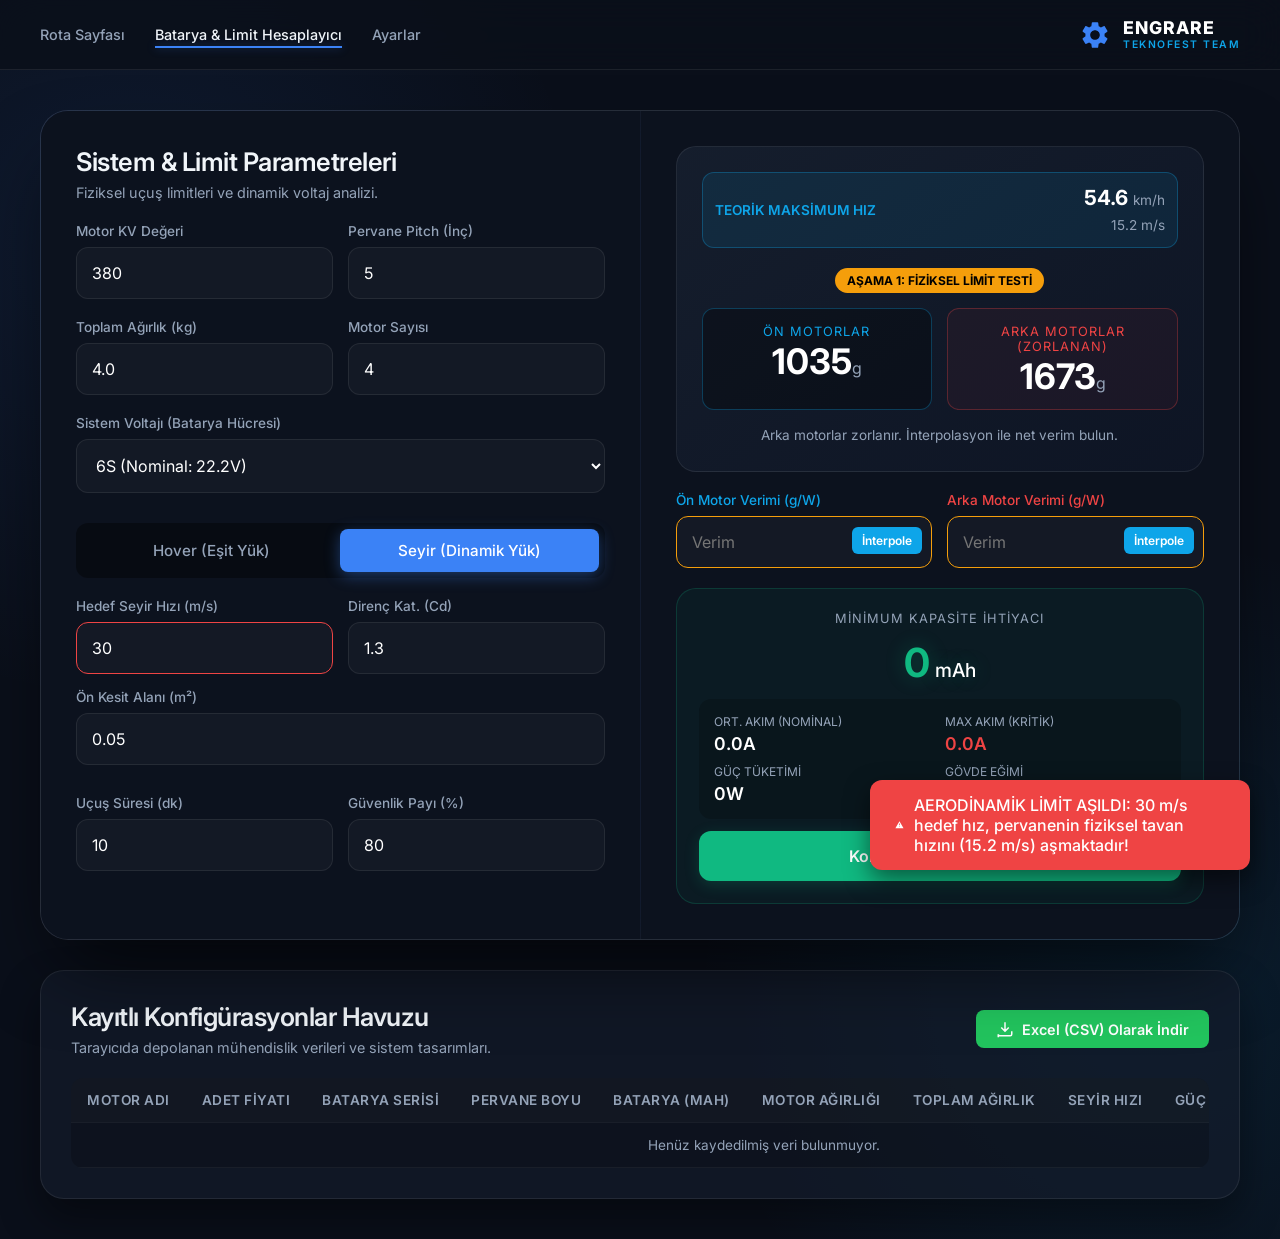
<file: batcalc/index.html>
<!DOCTYPE html>
<html lang="tr">
<head>
    <meta http-equiv="Content-Type" content="text/html; charset=UTF-8">
    <meta name="viewport" content="width=device-width, initial-scale=1.0">
    <title>ENGRARE - İHA Batarya & Limit Analizörü</title>
    <link href="https://fonts.googleapis.com/css2?family=Inter:wght@400;500;600;700;800&display=swap" rel="stylesheet">
    <style>
        :root {
            --bg-dark: #0a0f1a;
            --glass-bg: rgba(20, 28, 43, 0.65);
            --glass-border: rgba(255, 255, 255, 0.08);
            --primary: #3b82f6;
            --primary-glow: rgba(59, 130, 246, 0.4);
            --accent: #0ea5e9;
            --text-main: #f1f5f9;
            --text-muted: #94a3b8;
            --success: #10b981;
            --warning: #f59e0b;
            --danger: #ef4444;
        }

        * { margin: 0; padding: 0; box-sizing: border-box; font-family: 'Inter', sans-serif; }

        body {
            background-color: var(--bg-dark);
            background-image: 
                radial-gradient(circle at 10% 20%, rgba(59, 130, 246, 0.1), transparent 30%),
                radial-gradient(circle at 90% 80%, rgba(14, 165, 233, 0.1), transparent 30%);
            min-height: 100vh;
            display: flex;
            flex-direction: column;
            color: var(--text-main);
        }

        /* --- NAVBAR --- */
        .navbar {
            width: 100%; height: 70px; background: rgba(10, 15, 26, 0.8); backdrop-filter: blur(20px);
            -webkit-backdrop-filter: blur(20px); border-bottom: 1px solid var(--glass-border);
            display: flex; justify-content: space-between; align-items: center; padding: 0 40px; position: sticky; top: 0; z-index: 1000;
        }
        .nav-links { display: flex; gap: 30px; align-items: center; }
        .nav-links a { color: var(--text-muted); text-decoration: none; font-size: 0.9rem; font-weight: 500; transition: color 0.3s; position: relative; padding: 5px 0; }
        .nav-links a:hover, .nav-links a.active { color: var(--text-main); }
        .nav-links a::after { content: ''; position: absolute; bottom: 0; left: 0; width: 0%; height: 2px; background: var(--primary); transition: width 0.3s; box-shadow: 0 0 10px var(--primary-glow); }
        .nav-links a:hover::after, .nav-links a.active::after { width: 100%; }
        .nav-brand { display: flex; align-items: center; gap: 12px; color: white; text-decoration: none; }
        .nav-brand svg { width: 32px; height: 32px; fill: var(--primary); animation: spin 20s linear infinite; }
        @keyframes spin { 100% { transform: rotate(360deg); } }
        .team-name-group { display: flex; flex-direction: column; justify-content: center; }
        .team-name-main { font-size: 1.1rem; font-weight: 800; letter-spacing: 1px; line-height: 1.1; }
        .team-name-sub { font-size: 0.65rem; color: var(--accent); text-transform: uppercase; letter-spacing: 1.5px; font-weight: 600; }

        /* --- MAIN CONTENT --- */
        .main-content { flex: 1; display: flex; flex-direction: column; align-items: center; padding: 40px 20px; gap: 30px; }
        .container {
            background: var(--glass-bg); backdrop-filter: blur(25px) saturate(180%); -webkit-backdrop-filter: blur(25px) saturate(180%);
            border: 1px solid var(--glass-border); border-radius: 28px; width: 100%; max-width: 1200px;
            box-shadow: 0 40px 80px -20px rgba(0, 0, 0, 0.7); overflow: hidden; display: grid; grid-template-columns: 1fr 1fr; gap: 1px; background-color: rgba(255,255,255,0.05);
        }
        .panel { background: #0c121e; padding: 35px; display: flex; flex-direction: column; gap: 20px; }
        .full-width { grid-column: span 2; }

        .header h2 { font-size: 1.6rem; font-weight: 600; letter-spacing: -0.5px; margin-bottom: 6px; }
        .header p { color: var(--text-muted); font-size: 0.9rem; line-height: 1.4; }

        .tabs { display: flex; background: rgba(0,0,0,0.4); border-radius: 12px; padding: 6px; }
        .tab-btn { flex: 1; padding: 12px; background: transparent; color: var(--text-muted); border: none; border-radius: 8px; font-weight: 500; cursor: pointer; transition: all 0.3s; font-size: 0.95rem; }
        .tab-btn.active { background: var(--primary); color: white; box-shadow: 0 4px 15px var(--primary-glow); }

        .input-row { display: grid; grid-template-columns: 1fr 1fr; gap: 15px; }
        .input-group { display: flex; flex-direction: column; gap: 8px; position: relative; }
        .input-group.full { grid-column: span 2; }
        
        label { font-size: 0.85rem; color: var(--text-muted); font-weight: 500;}
        input, select { width: 100%; padding: 15px; background: rgba(255,255,255,0.03); border: 1px solid rgba(255,255,255,0.08); border-radius: 12px; color: white; font-size: 1rem; outline: none; transition: all 0.2s; }
        input:focus, select:focus { border-color: var(--primary); background: rgba(59, 130, 246, 0.05); }

        .btn-interp { position: absolute; right: 10px; top: 35px; background: var(--accent); border: none; color: white; padding: 6px 10px; border-radius: 6px; font-size: 0.75rem; cursor: pointer; font-weight: 600; transition: 0.2s; }
        .btn-interp:hover { background: var(--primary); }

        .dynamic-section { display: none; opacity: 0; transition: opacity 0.4s; }
        .dynamic-section.active { display: grid; grid-template-columns: 1fr 1fr; gap: 15px; opacity: 1; }

        /* Ssağ Çıktı Kartları */
        .info-card { background: linear-gradient(145deg, rgba(30,41,59,0.5), rgba(15,23,42,0.5)); border: 1px solid rgba(255,255,255,0.08); border-radius: 20px; padding: 25px; text-align: center; display: flex; flex-direction: column; gap: 15px; }
        .speed-limit-box { background: rgba(14, 165, 233, 0.1); border: 1px solid rgba(14, 165, 233, 0.3); border-radius: 12px; padding: 12px; display: flex; justify-content: space-between; align-items: center; }
        .speed-limit-label { font-size: 0.85rem; color: var(--accent); font-weight: 600; text-transform: uppercase;}
        .speed-limit-val { font-size: 1.3rem; color: #fff; font-weight: 700; text-align: right; }
        .speed-limit-val span { font-size: 0.85rem; color: var(--text-muted); font-weight: 400;}

        .step-badge { display: inline-block; background: var(--warning); color: #000; font-size: 0.75rem; font-weight: 700; padding: 5px 12px; border-radius: 20px; text-transform: uppercase; align-self: center;}
        .thrust-grid { display: grid; gap: 15px; }
        .thrust-grid.split { grid-template-columns: 1fr 1fr; }
        .thrust-box { background: rgba(0,0,0,0.3); border-radius: 12px; padding: 15px 10px; border: 1px solid transparent; }
        .thrust-box.front { border-color: rgba(14, 165, 233, 0.3); }
        .thrust-box.rear { border-color: rgba(239, 68, 68, 0.3); background: rgba(239, 68, 68, 0.05); }
        .t-title { font-size: 0.8rem; color: var(--text-muted); margin-bottom: 5px; text-transform: uppercase; letter-spacing: 1px;}
        .t-val { font-size: 2.2rem; font-weight: 700; color: #fff; line-height: 1; }
        .t-unit { font-size: 1rem; color: var(--text-muted); font-weight: 400; }
        .instruction { color: var(--text-muted); font-size: 0.85rem; line-height: 1.5; padding: 0 10px; }

        .eff-inputs { display: grid; gap: 15px; }
        .eff-inputs.split { grid-template-columns: 1fr 1fr; }
        .highlight-input { border-color: var(--warning); padding-right: 85px !important; }

        .final-result { background: rgba(16, 185, 129, 0.05); border: 1px solid rgba(16, 185, 129, 0.2); border-radius: 20px; padding: 22px; text-align: center; display: flex; flex-direction: column; gap: 12px; }
        .final-cap { font-size: 2.5rem; font-weight: 700; color: var(--success); text-shadow: 0 0 20px rgba(16, 185, 129, 0.3); }
        .details-grid { display: grid; grid-template-columns: 1fr 1fr; gap: 10px; background: rgba(0,0,0,0.2); border-radius: 12px; padding: 15px; }
        .detail-item { display: flex; flex-direction: column; gap: 4px; text-align: left; }
        .detail-label { font-size: 0.75rem; color: var(--text-muted); text-transform: uppercase; }
        .detail-value { font-size: 1.1rem; color: #fff; font-weight: 600; }
        .detail-value.danger { color: var(--danger); }

        .btn-action { background: var(--success); color: white; border: none; padding: 15px; border-radius: 12px; font-size: 1rem; font-weight: 600; cursor: pointer; transition: 0.2s; width: 100%; box-shadow: 0 4px 15px rgba(16, 185, 129, 0.2); }
        .btn-action:hover { background: #059669; }

        /* --- MODAL DIALOGS --- */
        .modal-overlay { position: fixed; top: 0; left: 0; width: 100%; height: 100%; background: rgba(5, 8, 16, 0.85); backdrop-filter: blur(10px); display: none; justify-content: center; align-items: center; z-index: 2000; padding: 20px; }
        .modal-content { background: #0c121e; border: 1px solid var(--glass-border); border-radius: 24px; padding: 30px; max-width: 500px; width: 100%; display: flex; flex-direction: column; gap: 20px; box-shadow: 0 20px 50px rgba(0,0,0,0.5); }
        .modal-header h3 { font-size: 1.3rem; font-weight: 600; color: white; }
        .modal-footer { display: flex; gap: 15px; margin-top: 10px; }
        .btn-secondary { background: rgba(255,255,255,0.05); color: white; border: 1px solid rgba(255,255,255,0.1); padding: 12px; border-radius: 10px; cursor: pointer; flex: 1; font-weight: 500; }
        .btn-primary { background: var(--primary); color: white; border: none; padding: 12px; border-radius: 10px; cursor: pointer; flex: 1; font-weight: 600; box-shadow: 0 4px 15px var(--primary-glow); }

        /* --- VERİ TABLOSU / KAYITLAR --- */
        .table-container { background: var(--glass-bg); border: 1px solid var(--glass-border); border-radius: 24px; width: 100%; max-width: 1200px; padding: 30px; display: flex; flex-direction: column; gap: 20px; box-shadow: 0 20px 40px rgba(0,0,0,0.4); }
        .table-header { display: flex; justify-content: space-between; align-items: center; }
        .btn-excel { background: #22c55e; color: white; border: none; padding: 10px 20px; border-radius: 8px; font-size: 0.9rem; font-weight: 600; cursor: pointer; display: flex; align-items: center; gap: 8px; transition: 0.2s; }
        .btn-excel:hover { background: #16a34a; }
        .scroll-table { overflow-x: auto; width: 100%; border-radius: 12px; background: rgba(0,0,0,0.2); }
        table { width: 100%; border-collapse: collapse; text-align: left; font-size: 0.85rem; }
        th, td { padding: 14px 16px; border-bottom: 1px solid rgba(255,255,255,0.05); white-space: nowrap; }
        th { background: rgba(255,255,255,0.02); color: var(--text-muted); font-weight: 600; text-transform: uppercase; letter-spacing: 0.5px; }
        td a { color: var(--accent); text-decoration: none; font-weight: 600; }
        td a:hover { text-decoration: underline; }
        .btn-delete { background: transparent; border: none; color: var(--danger); cursor: pointer; font-weight: 600; }

        .toast { position: fixed; bottom: 30px; right: -400px; background: var(--danger); color: white; padding: 15px 25px; border-radius: 12px; font-weight: 500; box-shadow: 0 10px 25px rgba(0,0,0,0.5); transition: right 0.5s cubic-bezier(0.68, -0.55, 0.265, 1.55); z-index: 3000; display: flex; align-items: center; gap: 10px; max-width: 380px; }
        .toast.show { right: 30px; }
    </style>
</head>
<body>

    <nav class="navbar">
        <div class="nav-links">
            <a href="https://dronox.engrare.com/">Rota Sayfası</a>
            <a href="#" class="active">Batarya & Limit Hesaplayıcı</a> 
            <a href="#">Ayarlar</a>
        </div>
        <a href="#" class="nav-brand">
            <svg viewBox="0 0 24 24" xmlns="http://www.w3.org/2000/svg"><path d="M19.14 12.94c.04-.3.06-.61.06-.94 0-.32-.02-.64-.06-.94l2.03-1.58c.18-.14.23-.41.12-.61l-1.92-3.32c-.12-.22-.37-.29-.59-.22l-2.39.96c-.5-.38-1.03-.7-1.62-.94l-.36-2.54c-.04-.24-.24-.41-.48-.41h-3.84c-.24 0-.43.17-.47.41l-.36 2.54c-.59.24-1.13.56-1.62.94l-2.39-.96c-.22-.08-.47 0-.59.22l-1.92 3.32c-.12.21-.07.47.12.61l2.03 1.58c-.05.3-.09.63-.09.94s.02.64.06.94l-2.03 1.58c-.18.14-.23.41-.12.61l1.92 3.32c.12.22.37.29.59.22l2.39-.96c.5.38 1.03.7 1.62.94l.36 2.54c.05.24.24.41.48.41h3.84c.24 0 .43-.17.47-.41l.36-2.54c.59-.24 1.13-.56 1.62-.94l2.39.96c.22.08.47 0 .59-.22l1.92-3.32c.12-.22.07-.47-.12-.61l-2.01-1.58zM12 15.6c-1.98 0-3.6-1.62-3.6-3.6s1.62-3.6 3.6-3.6 3.6 1.62 3.6 3.6-1.62 3.6-3.6 3.6z"></path></svg>
            <div class="team-name-group">
                <span class="team-name-main">ENGRARE</span>
                <span class="team-name-sub">Teknofest Team</span>
            </div>
        </a>
    </nav>

    <div class="main-content">
        <div class="container">
            <div class="panel">
                <div class="header">
                    <h2>Sistem & Limit Parametreleri</h2>
                    <p>Fiziksel uçuş limitleri ve dinamik voltaj analizi.</p>
                </div>

                <div class="input-row">
                    <div class="input-group">
                        <label>Motor KV Değeri</label>
                        <input type="number" id="motor-kv" value="380" step="10" oninput="calculatePhysics()">
                    </div>
                    <div class="input-group">
                        <label>Pervane Pitch (İnç)</label>
                        <input type="number" id="prop-pitch" value="5" step="0.5" oninput="calculatePhysics()">
                    </div>
                </div>

                <div class="input-row">
                    <div class="input-group">
                        <label>Toplam Ağırlık (kg)</label>
                        <input type="number" id="weight" value="4.0" step="0.1" oninput="calculatePhysics()">
                    </div>
                    <div class="input-group">
                        <label>Motor Sayısı</label>
                        <input type="number" id="motors" value="4" step="2" min="4" oninput="calculatePhysics()">
                    </div>
                </div>

                <div class="input-group">
                    <label>Sistem Voltajı (Batarya Hücresi)</label>
                    <select id="cells" onchange="calculatePhysics()">
                        <option value="1" style="background:black;">1S (Nominal: 3.7V)</option>
                        <option value="2" style="background:black;">2S (Nominal: 7.4V)</option>
                        <option value="3" style="background:black;">3S (Nominal: 11.1V)</option>
                        <option value="4" style="background:black;">4S (Nominal: 14.8V)</option>
                        <option value="5" style="background:black;">5S (Nominal: 18.5V)</option>
                        <option value="6" style="background:black;" selected="">6S (Nominal: 22.2V)</option>
                    </select>
                </div>

                <div class="tabs" style="margin-top: 10px;">
                    <button class="tab-btn" onclick="switchMode('hover')" id="btn-hover">Hover (Eşit Yük)</button>
                    <button class="tab-btn active" onclick="switchMode('cruise')" id="btn-cruise">Seyir (Dinamik Yük)</button>
                </div>

                <div class="dynamic-section active" id="cruise-inputs" style="display: grid;">
                    <div class="input-group">
                        <label>Hedef Seyir Hızı (m/s)</label>
                        <input type="number" id="speed" value="30" step="1" oninput="calculatePhysics()">
                    </div>
                    <div class="input-group">
                        <label>Direnç Kat. (Cd)</label>
                        <input type="number" id="drag" value="1.3" step="0.1" oninput="calculatePhysics()">
                    </div>
                    <div class="input-group full">
                        <label>Ön Kesit Alanı (m²)</label>
                        <input type="number" id="area" value="0.05" step="0.01" oninput="calculatePhysics()">
                    </div>
                </div>

                <div class="input-row" style="margin-top: 10px;">
                    <div class="input-group">
                        <label>Uçuş Süresi (dk)</label>
                        <input type="number" id="time" value="10" step="1" oninput="calculateFinal()">
                    </div>
                    <div class="input-group">
                        <label>Güvenlik Payı (%)</label>
                        <input type="number" id="safety" value="80" step="1" oninput="calculateFinal()">
                    </div>
                </div>
            </div>

            <div class="panel">
                <div class="info-card">
                    <div class="speed-limit-box">
                        <span class="speed-limit-label">Teorik Maksimum Hız</span>
                        <div class="speed-limit-val" id="display-max-speed">0.0 <span>km/h</span><br><span style="font-size:0.85rem; color:var(--text-muted)">0.0 m/s</span></div>
                    </div>

                    <span class="step-badge" style="margin-top: 5px;">Aşama 1: Fiziksel Limit Testi</span>
                    
                    <div class="thrust-grid" id="thrust-hover-view" style="display: none;">
                        <div class="thrust-box">
                            <div class="t-title">Tüm Motorlar Eşit İtki</div>
                            <div class="t-val" id="val-hover">1000<span class="t-unit">g</span></div>
                        </div>
                    </div>

                    <div class="thrust-grid split" id="thrust-cruise-view" style="display: grid;">
                        <div class="thrust-box front">
                            <div class="t-title" style="color: var(--accent);">Ön Motorlar</div>
                            <div class="t-val" id="val-front">1035<span class="t-unit">g</span></div>
                        </div>
                        <div class="thrust-box rear">
                            <div class="t-title" style="color: var(--danger);">Arka Motorlar (Zorlanan)</div>
                            <div class="t-val" id="val-rear">1673<span class="t-unit">g</span></div>
                        </div>
                    </div>
                    <p class="instruction" id="inst-text">Arka motorlar zorlanır. İnterpolasyon ile net verim bulun.</p>
                </div>

                <div class="eff-inputs split" id="eff-container">
                    <div class="input-group" id="input-hover-wrapper" style="display: none;">
                        <label style="color: var(--warning);">Hover Verimi (g/W)</label>
                        <input type="number" id="eff-hover" class="highlight-input" placeholder="Verim" step="0.01" oninput="calculateFinal()">
                        <button class="btn-interp" onclick="openInterpolate('hover')">İnterpole</button>
                    </div>
                    <div class="input-group" id="input-front-wrapper" style="display: flex;">
                        <label style="color: var(--accent);">Ön Motor Verimi (g/W)</label>
                        <input type="number" id="eff-front" class="highlight-input" placeholder="Verim" step="0.01" oninput="calculateFinal()">
                        <button class="btn-interp" onclick="openInterpolate('front')">İnterpole</button>
                    </div>
                    <div class="input-group" id="input-rear-wrapper" style="display: flex;">
                        <label style="color: var(--danger);">Arka Motor Verimi (g/W)</label>
                        <input type="number" id="eff-rear" class="highlight-input" placeholder="Verim" step="0.01" oninput="calculateFinal()">
                        <button class="btn-interp" onclick="openInterpolate('rear')">İnterpole</button>
                    </div>
                </div>

                <div class="final-result" id="final-box">
                    <div style="font-size: 0.8rem; color: var(--text-muted); text-transform: uppercase; letter-spacing: 1px;">Minimum Kapasite İhtiyacı</div>
                    <div class="final-cap" id="display-cap">0<span style="font-size: 1.2rem; color: #fff; font-weight: 500;"> mAh</span></div>
                    
                    <div class="details-grid">
                        <div class="detail-item"><span class="detail-label">Ort. Akım (Nominal)</span><span class="detail-value" id="display-current-avg">0.0A</span></div>
                        <div class="detail-item"><span class="detail-label">Max Akım (Kritik)</span><span class="detail-value danger" id="display-current-max">0.0A</span></div>
                        <div class="detail-item"><span class="detail-label">Güç Tüketimi</span><span class="detail-value" id="display-power">0W</span></div>
                        <div class="detail-item" id="pitch-container"><span class="detail-label">Gövde Eğimi</span><span class="detail-value" id="display-pitch">0.0°</span></div>
                    </div>
                    <button class="btn-action" onclick="openSaveModal()">Konfigürasyonu Kaydet</button>
                </div>
            </div>
        </div>

        <div class="table-container">
            <div class="table-header">
                <div class="header">
                    <h2>Kayıtlı Konfigürasyonlar Havuzu</h2>
                    <p>Tarayıcıda depolanan mühendislik verileri ve sistem tasarımları.</p>
                </div>
                <button class="btn-excel" onclick="exportToCSV()">
                    <svg width="18" height="18" viewBox="0 0 24 24" fill="none" stroke="currentColor" stroke-width="2"><path d="M21 15v4a2 2 0 0 1-2 2H5a2 2 0 0 1-2-2v4M7 10l5 5 5-5M12 15V3"/></svg>
                    Excel (CSV) Olarak İndir
                </button>
            </div>
            <div class="scroll-table">
                <table>
                    <thead>
                        <tr>
                            <th>Motor Adı</th>
                            <th>Adet Fiyatı</th>
                            <th>Batarya Serisi</th>
                            <th>Pervane Boyu</th>
                            <th>Batarya (mAh)</th>
                            <th>Motor Ağırlığı</th>
                            <th>Toplam Ağırlık</th>
                            <th>Seyir Hızı</th>
                            <th>Güç (W)</th>
                            <th>Ort. Akım</th>
                            <th>Aksiyon</th>
                        </tr>
                    </thead>
                    <tbody id="table-body">
                        </tbody>
                </table>
            </div>
        </div>
    </div>

    <div class="modal-overlay" id="interpolate-modal">
        <div class="modal-content">
            <div class="modal-header">
                <h3>Lineer Verim İnterpolasyonu</h3>
                <p style="font-size:0.85rem; color:var(--text-muted); margin-top:5px;">Hedef İtki Parametresi: <span id="interp-target-thrust" style="color:var(--warning); font-weight:700;">-</span></p>
            </div>
            <div class="input-row">
                <div class="input-group"><label>1. İtki Değeri (g)</label><input type="number" id="int-g1" placeholder="Örn: 800"></div>
                <div class="input-group"><label>1. Verim Değeri (g/W)</label><input type="number" id="int-eff1" step="0.01" placeholder="Örn: 10.01"></div>
            </div>
            <div class="input-row">
                <div class="input-group"><label>2. İtki Değeri (g)</label><input type="number" id="int-g2" placeholder="Örn: 1000"></div>
                <div class="input-group"><label>2. Verim Değeri (g/W)</label><input type="number" id="int-eff2" step="0.01" placeholder="Örn: 9.19"></div>
            </div>
            <div class="modal-footer">
                <button class="btn-secondary" onclick="closeModal('interpolate-modal')">İptal</button>
                <button class="btn-primary" onclick="runInterpolation()">Hesapla ve Aktar</button>
            </div>
        </div>
    </div>

    <div class="modal-overlay" id="save-modal">
        <div class="modal-content">
            <div class="modal-header">
                <h3>Konfigürasyonu Arşive Kaydet</h3>
            </div>
            <div class="input-group"><label>Motor Adı</label><input type="text" id="save-motor-name" placeholder="Örn: SunnySky V4006"></div>
            <div class="input-group"><label>Motor Ürün Linki</label><input type="url" id="save-motor-link" placeholder="https://..."></div>
            <div class="input-row">
                <div class="input-group"><label>Motor Adet Fiyatı ($ / ₺)</label><input type="text" id="save-motor-price" placeholder="Örn: 45$"></div>
                <div class="input-group"><label>Pervane Boyu / Tipi</label><input type="text" id="save-prop-size" placeholder="Örn: 15x5"></div>
            </div>
            <div class="input-group"><label>Tek Bir Motorun Ağırlığı (g)</label><input type="number" id="save-motor-weight" placeholder="Örn: 68"></div>
            <div class="modal-footer">
                <button class="btn-secondary" onclick="closeModal('save-modal')">Vazgeç</button>
                <button class="btn-primary" onclick="saveConfiguration()">Veritabanına Yaz</button>
            </div>
        </div>
    </div>

    <div class="toast" id="toast">
        <svg viewBox="0 0 24 24" width="22" height="22" fill="currentColor"><path d="M12 2L1 21h22L12 2zm1 14h-2v-2h2v2zm0-4h-2V8h2v4z"></path></svg>
        <span id="toast-msg">Uyarı</span>
    </div>

    <script>
        let currentMode = 'cruise';
        let thrustHover = 0, thrustFront = 0, thrustRear = 0, pitchAngleDeg = 0;
        let maxSpeedMsLimit = 0, maxSpeedKmh = 0;
        let activeInterpTarget = ''; 
        let globalCalculatedMah = 0, globalPowerW = 0, globalCurrentAvg = 0;

        window.onload = () => {
            calculatePhysics();
            renderTable();
        };

        let toastTimeout;
        function showToast(msg) {
            const t = document.getElementById('toast');
            document.getElementById('toast-msg').innerText = msg;
            t.classList.add('show');
            clearTimeout(toastTimeout);
            toastTimeout = setTimeout(() => t.classList.remove('show'), 5000);
        }

        function switchMode(mode) {
            currentMode = mode;
            document.getElementById('btn-hover').classList.remove('active');
            document.getElementById('btn-cruise').classList.remove('active');
            document.getElementById('btn-' + mode).classList.add('active');

            const isCruise = mode === 'cruise';
            const cruiseInputs = document.getElementById('cruise-inputs');
            
            if(isCruise) {
                cruiseInputs.classList.add('active');
                setTimeout(() => cruiseInputs.style.display = 'grid', 10);
            } else {
                cruiseInputs.classList.remove('active');
                setTimeout(() => cruiseInputs.style.display = 'none', 400);
            }

            document.getElementById('thrust-hover-view').style.display = isCruise ? 'none' : 'grid';
            document.getElementById('thrust-cruise-view').style.display = isCruise ? 'grid' : 'none';
            document.getElementById('pitch-container').style.display = isCruise ? 'flex' : 'none';

            const effContainer = document.getElementById('eff-container');
            if(isCruise) {
                effContainer.classList.add('split');
                document.getElementById('input-hover-wrapper').style.display = 'none';
                document.getElementById('input-front-wrapper').style.display = 'flex';
                document.getElementById('input-rear-wrapper').style.display = 'flex';
            } else {
                effContainer.classList.remove('split');
                document.getElementById('input-hover-wrapper').style.display = 'flex';
                document.getElementById('input-front-wrapper').style.display = 'none';
                document.getElementById('input-rear-wrapper').style.display = 'none';
            }
            calculatePhysics();
        }

        function calculatePhysics() {
            const kv = parseFloat(document.getElementById('motor-kv').value) || 0;
            const pitchInch = parseFloat(document.getElementById('prop-pitch').value) || 0;
            const cells = parseFloat(document.getElementById('cells').value) || 6;
            
            const nominalV = cells * 3.7;
            const loadedRpm = kv * nominalV * 0.85; 
            maxSpeedMsLimit = (loadedRpm * pitchInch * 0.0254) / 60;
            maxSpeedKmh = maxSpeedMsLimit * 3.6;
            
            document.getElementById('display-max-speed').innerHTML = 
                `${maxSpeedKmh.toFixed(1)} <span>km/h</span><br><span style="font-size:0.85rem; color:var(--text-muted)">${maxSpeedMsLimit.toFixed(1)} m/s</span>`;

            const weight = parseFloat(document.getElementById('weight').value);
            const motors = parseFloat(document.getElementById('motors').value);
            if(!weight || !motors || motors < 4) return;

            const g = 9.81;

            if (currentMode === 'hover') {
                thrustHover = (weight * 1000) / motors;
                document.getElementById('val-hover').innerHTML = Math.round(thrustHover) + '<span class="t-unit">g</span>';
                pitchAngleDeg = 0;
            } else {
                const speed = parseFloat(document.getElementById('speed').value) || 0;
                const dragCd = parseFloat(document.getElementById('drag').value) || 0;
                const area = parseFloat(document.getElementById('area').value) || 0;
                
                if(speed > maxSpeedMsLimit && maxSpeedMsLimit > 0) {
                    showToast(`AERODİNAMİK LİMİT AŞILDI: ${speed} m/s hedef hız, pervanenin fiziksel tavan hızını (${maxSpeedMsLimit.toFixed(1)} m/s) aşmaktadır!`);
                    document.getElementById('speed').style.borderColor = 'var(--danger)';
                } else {
                    document.getElementById('speed').style.borderColor = '';
                }

                const dragForce = 0.5 * 1.225 * Math.pow(speed, 2) * dragCd * area; 
                const weightForce = weight * g; 
                const pitchRad = Math.atan(dragForce / weightForce);
                pitchAngleDeg = pitchRad * (180 / Math.PI);
                
                const totalThrustKg = weight / Math.cos(pitchRad);
                const totalThrustGrams = totalThrustKg * 1000;

                const rearRatio = 0.5 + Math.min((pitchAngleDeg / 90) * 0.25, 0.25);
                const frontRatio = 1 - rearRatio;

                const halfMotors = motors / 2;
                thrustRear = (totalThrustGrams * rearRatio) / halfMotors;
                thrustFront = (totalThrustGrams * frontRatio) / halfMotors;

                document.getElementById('val-front').innerHTML = Math.round(thrustFront) + '<span class="t-unit">g</span>';
                document.getElementById('val-rear').innerHTML = Math.round(thrustRear) + '<span class="t-unit">g</span>';
                document.getElementById('display-pitch').innerText = pitchAngleDeg.toFixed(1) + '°';
            }
            calculateFinal();
        }

        function calculateFinal() {
            const finalBox = document.getElementById('final-box');
            let totalPowerW = 0;
            const motors = parseFloat(document.getElementById('motors').value);
            const halfMotors = motors / 2;

            if (currentMode === 'hover') {
                const eff = parseFloat(document.getElementById('eff-hover').value);
                if (!eff || eff <= 0) return;
                totalPowerW = (thrustHover * motors) / eff;
            } else {
                const effFront = parseFloat(document.getElementById('eff-front').value);
                const effRear = parseFloat(document.getElementById('eff-rear').value);
                if (!effFront || !effRear || effFront <= 0 || effRear <= 0) return;
                totalPowerW = ((thrustFront * halfMotors) / effFront) + ((thrustRear * halfMotors) / effRear);
            }

            const time = parseFloat(document.getElementById('time').value);
            const safety = parseFloat(document.getElementById('safety').value) / 100;
            const cells = parseFloat(document.getElementById('cells').value);

            if (!time || time <= 0 || !safety || safety <= 0) return;

            const cellNominal = 3.7;
            const cellEmpty = 3.5; 
            const vNominal = cells * cellNominal;
            const vEmpty = cells * cellEmpty;

            globalCurrentAvg = totalPowerW / vNominal;
            const currentMax = totalPowerW / vEmpty; 
            const capacityAh = (globalCurrentAvg * (time / 60)) / safety;
            globalCalculatedMah = Math.round(capacityAh * 1000);
            globalPowerW = Math.round(totalPowerW);

            document.getElementById('display-cap').innerHTML = globalCalculatedMah.toLocaleString('tr-TR') + '<span style="font-size: 1.2rem; color: #fff; font-weight: 500;"> mAh</span>';
            document.getElementById('display-current-avg').innerText = globalCurrentAvg.toFixed(1) + 'A';
            document.getElementById('display-current-max').innerText = currentMax.toFixed(1) + 'A';
            document.getElementById('display-power').innerText = globalPowerW + 'W';
        }

        function openInterpolate(target) {
            activeInterpTarget = target;
            let targetThrust = 0;
            if(target === 'hover') targetThrust = Math.round(thrustHover);
            if(target === 'front') targetThrust = Math.round(thrustFront);
            if(target === 'rear') targetThrust = Math.round(thrustRear);
            
            document.getElementById('interp-target-thrust').innerText = targetThrust + " g";
            document.getElementById('interpolate-modal').style.display = 'flex';
        }

        function runInterpolation() {
            let targetThrust = 0;
            if(activeInterpTarget === 'hover') targetThrust = thrustHover;
            if(activeInterpTarget === 'front') targetThrust = thrustFront;
            if(activeInterpTarget === 'rear') targetThrust = thrustRear;

            const g1 = parseFloat(document.getElementById('int-g1').value);
            const eff1 = parseFloat(document.getElementById('int-eff1').value);
            const g2 = parseFloat(document.getElementById('int-g2').value);
            const eff2 = parseFloat(document.getElementById('int-eff2').value);

            if(isNaN(g1) || isNaN(eff1) || isNaN(g2) || isNaN(eff2) || (g2 - g1) === 0) {
                alert("Lütfen tüm alanları geçerli değerlerle doldurun.");
                return;
            }

            let calculatedEff = eff1 + ((targetThrust - g1) * (eff2 - eff1)) / (g2 - g1);
            if(calculatedEff < 0) calculatedEff = 0;

            document.getElementById('eff-' + activeInterpTarget).value = calculatedEff.toFixed(2);
            closeModal('interpolate-modal');
            calculateFinal();
        }

        function closeModal(id) {
            document.getElementById(id).style.display = 'none';
        }

        function openSaveModal() {
            if(!globalCalculatedMah) {
                alert("Önce tüm analizlerin tamamlanıp mAh değerinin hesaplanması gerekir.");
                return;
            }
            document.getElementById('save-modal').style.display = 'flex';
        }

        function saveConfiguration() {
            const name = document.getElementById('save-motor-name').value || 'Bilinmeyen Motor';
            const link = document.getElementById('save-motor-link').value || '#';
            const price = document.getElementById('save-motor-price').value || '-';
            const propSize = document.getElementById('save-prop-size').value || '-';
            const motorWeight = document.getElementById('save-motor-weight').value || '-';
            
            const cells = document.getElementById('cells').value + 'S';
            const totalWeight = document.getElementById('weight').value + ' kg';
            const speed = currentMode === 'cruise' ? document.getElementById('speed').value + ' m/s' : '0 (Hover)';

            const record = {
                id: Date.now(), name, link, price, cells, propSize, mah: globalCalculatedMah,
                motorWeight, totalWeight, speed, power: globalPowerW, currentAvg: globalCurrentAvg.toFixed(1) + 'A'
            };

            let currentRecords = JSON.parse(localStorage.getItem('engrare_configs') || '[]');
            currentRecords.push(record);
            localStorage.setItem('engrare_configs', JSON.stringify(currentRecords));

            closeModal('save-modal');
            renderTable();
        }

        function renderTable() {
            const records = JSON.parse(localStorage.getItem('engrare_configs') || '[]');
            const tbody = document.getElementById('table-body');
            tbody.innerHTML = '';

            if(records.length === 0) {
                tbody.innerHTML = `<tr><td colspan="11" style="text-align:center; color:var(--text-muted);">Henüz kaydedilmiş veri bulunmuyor.</td></tr>`;
                return;
            }

            records.forEach(r => {
                const tr = document.createElement('tr');
                tr.innerHTML = `
                    <td><a href="${r.link}" target="_blank">${r.name}</a></td>
                    <td>${r.price}</td>
                    <td>${r.cells}</td>
                    <td>${r.propSize}</td>
                    <td style="color:var(--success); font-weight:600;">${r.mah.toLocaleString('tr-TR')} mAh</td>
                    <td>${r.motorWeight} g</td>
                    <td>${r.totalWeight}</td>
                    <td>${r.speed}</td>
                    <td>${r.power} W</td>
                    <td>${r.currentAvg}</td>
                    <td><button class="btn-delete" onclick="deleteRecord(${r.id})">Sil</button></td>
                `;
                tbody.appendChild(tr);
            });
        }

        function deleteRecord(id) {
            let records = JSON.parse(localStorage.getItem('engrare_configs') || '[]');
            records = records.filter(r => r.id !== id);
            localStorage.setItem('engrare_configs', JSON.stringify(records));
            renderTable();
        }

        /* --- EXCEL FORMATINDA INDIRME GÜNCELLEMESİ --- */
        function exportToCSV() {
            const records = JSON.parse(localStorage.getItem('engrare_configs') || '[]');
            if(records.length === 0) {
                alert('Dışa aktarılacak kayıtlı konfigürasyon bulunamadı.');
                return;
            }

            let csvContent = "\uFEFF";
            // "Motor Linki" başlığı kaldırıldı.
            csvContent += "Motor Adı;Adet Fiyatı;Batarya Serisi;Pervane Boyu;Batarya Kapasitesi (mAh);Motor Ağırlığı (g);Toplam Kalkış Ağırlığı;Uçuş/Seyir Hızı;Güç Tüketimi (W);Ortalama Akım\n";

            records.forEach(r => {
                // Formülün CSV'de parçalanmaması için hücre tamamen çift tırnak (") içine alınıyor.
                let excelHyperlink = `"=HYPERLINK(""${r.link}"";""${r.name}"")"`;
                
                let row = [
                    excelHyperlink,
                    r.price,
                    r.cells,
                    r.propSize,
                    r.mah,
                    r.motorWeight,
                    r.totalWeight,
                    r.speed,
                    r.power,
                    r.currentAvg
                ].join(";");
                
                csvContent += row + "\n";
            });

            const blob = new Blob([csvContent], { type: 'text/csv;charset=utf-8;' });
            const url = URL.createObjectURL(blob);
            const link = document.createElement("a");
            link.setAttribute("href", url);
            link.setAttribute("download", "ENGRARE_IHA_Tasarim_Veritabani.csv");
            document.body.appendChild(link);
            link.click();
            document.body.removeChild(link);
        }
    </script>
</body>
</html>
</file>
